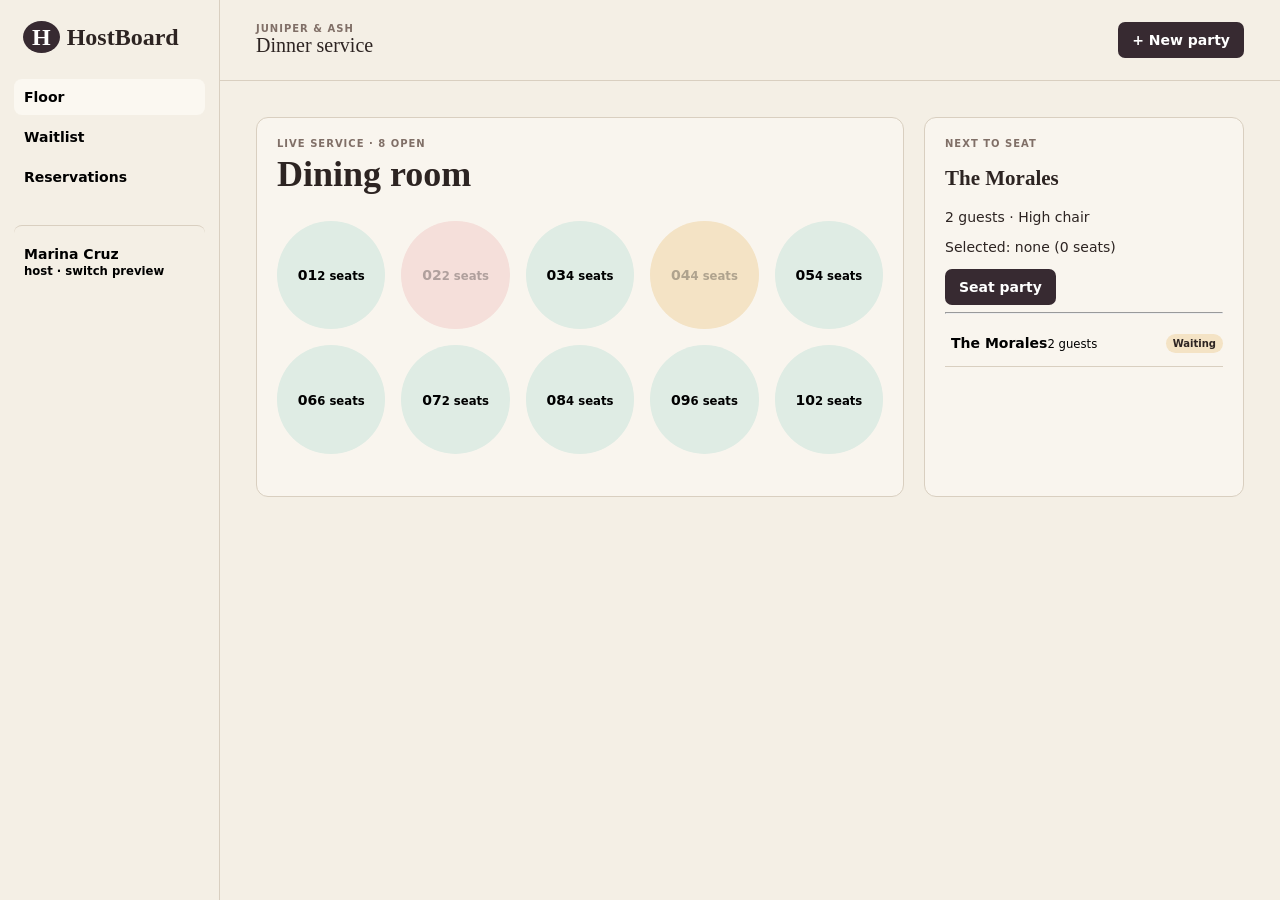
<file: 02-development/frontend/index.html>
<!doctype html>
<html lang="en"><head><meta charset="utf-8"><meta name="viewport" content="width=device-width,initial-scale=1"><title>HostBoard</title><style>
:root{--ink:#2d2422;--paper:#fbf8f1;--linen:#f4efe5;--line:#d9cfc0;--sage:#4f7663;--sagep:#dfece4;--brass:#b36d25;--brassp:#f4e3c5;--tomato:#a94d3b;--tomatop:#f5dfda;--plum:#372a31}*{box-sizing:border-box}body{margin:0;background:var(--linen);color:var(--ink);font:14px system-ui,sans-serif}.shell{min-height:100vh;display:grid;grid-template-columns:220px 1fr}.side{padding:24px 14px;border-right:1px solid var(--line)}.brand,h1,h2{font-family:Georgia,serif}.brand{font-size:24px;font-weight:bold;margin:0 9px 28px}.brand i{font-style:normal;background:var(--plum);color:white;border-radius:50%;padding:3px 9px;margin-right:7px}nav{display:grid;gap:4px}button{font:inherit;cursor:pointer}.nav,.profile{border:0;background:transparent;text-align:left;padding:10px;border-radius:8px;font-weight:700}.nav.active,.nav:hover{background:var(--paper)}.profile{margin-top:30px;width:100%;border-top:1px solid var(--line);padding-top:20px}.main{min-width:0}.bar{display:flex;justify-content:space-between;align-items:center;padding:22px 36px;border-bottom:1px solid var(--line)}.bar small,.eyebrow{display:block;text-transform:uppercase;letter-spacing:1px;color:#806f67;font-size:10px;font-weight:800}.bar b{font:20px Georgia,serif}.primary{background:var(--plum);color:white;border:0;border-radius:7px;padding:10px 14px;font-weight:800}.page{padding:36px;max-width:1300px;margin:auto}.head{display:flex;justify-content:space-between;align-items:end;gap:20px;margin-bottom:24px}h1{font-size:36px;margin:4px 0}.sub{color:#6b5b55}.floor{display:grid;grid-template-columns:1fr 320px;gap:20px}.card{background:rgba(251,248,241,.72);border:1px solid var(--line);border-radius:12px;padding:20px}.map{display:grid;grid-template-columns:repeat(5,1fr);gap:16px;padding:22px 0}.table{aspect-ratio:1;border-radius:50%;border:1px solid transparent;background:var(--sagep);font-weight:800}.table.reserved{background:var(--brassp)}.table.occupied{background:var(--tomatop)}.table.selected{background:var(--plum);color:white;box-shadow:0 0 0 3px var(--brassp)}.ticket{display:flex;justify-content:space-between;gap:10px;padding:13px 0;border-bottom:1px solid var(--line)}.ticket button{border:0;background:none;text-align:left;flex:1}.pill{border-radius:12px;padding:4px 7px;font-size:10px;font-weight:800;background:var(--brassp)}.warning{background:var(--brassp);border-left:3px solid var(--brass);padding:10px;margin:12px 0;font-size:12px}.list{display:grid;gap:8px}.row{display:grid;grid-template-columns:90px 1fr 100px;align-items:center;padding:14px;border:1px solid var(--line);border-radius:8px;background:var(--paper)}.hidden{display:none!important}.modal{position:fixed;inset:0;background:#2d242277;display:grid;place-items:center;padding:18px}.dialog{width:min(470px,100%);background:var(--paper);padding:24px;border-radius:12px}.dialog label{display:grid;gap:5px;margin:10px 0;font-size:12px;font-weight:700}.dialog input,.dialog select{padding:10px;border:1px solid var(--line);border-radius:7px}.dialog .actions{display:flex;justify-content:end;gap:8px;margin-top:18px}.secondary{border:1px solid var(--line);background:var(--paper);padding:9px 12px;border-radius:7px}.stats{display:grid;grid-template-columns:repeat(4,1fr);gap:12px}.stat{padding:18px;background:var(--plum);color:white;border-radius:10px}.stat strong{display:block;font:28px Georgia,serif;margin-top:8px}.team{display:grid;gap:8px}.team article{display:flex;align-items:center;gap:12px;padding:14px;border:1px solid var(--line);border-radius:8px;background:var(--paper)}.team article button{margin-left:auto}.toast{position:fixed;right:20px;bottom:20px;background:var(--plum);color:white;padding:12px 16px;border-radius:8px}@media(max-width:760px){.shell{display:block}.side{display:flex;gap:5px;overflow:auto;padding:12px;border-bottom:1px solid var(--line)}.brand{display:none}.profile{margin:0;border:0;padding:10px}.nav{white-space:nowrap}.bar,.page{padding:20px}.floor{grid-template-columns:1fr}.map{gap:9px}.stats{grid-template-columns:1fr 1fr}.row{grid-template-columns:60px 1fr 70px}}
</style></head><body><div id="app"></div><script>
const db={user:{name:'Marina Cruz',role:'host'},entries:[{id:1,name:'The Morales',size:2,phone:'555-0184',request:'High chair',status:'waiting',tables:[]},{id:2,name:'Samir Patel',size:2,phone:'555-0197',request:'Quiet corner',status:'seated',tables:[2]}],tables:[2,2,4,4,4,6,2,4,6,2].map((capacity,i)=>({id:i+1,capacity,status:i==1?'occupied':i==3?'reserved':'available'})),staff:[['Marina Cruz','host'],['Evan Lee','server'],['Ari Bennett','manager']]};let page='floor',selected=1,chosen=new Set(),toast='';const $=s=>document.querySelector(s);const api={async data(){return structuredClone(db)},async signIn(role){db.user={name:role==='manager'?'Ari Bennett':role==='server'?'Evan Lee':'Marina Cruz',role}},async add(x){db.entries.unshift({id:Date.now(),status:'waiting',tables:[],...x})},async seat(){let e=db.entries.find(x=>x.id===selected);e.status='seated';e.tables=[...chosen];e.tables.forEach(id=>db.tables[id-1].status='occupied')},async ready(id){db.tables[id-1].status='available'},async reserve(x){await this.add({...x,reservation:true});}};function note(t){toast=t;render();setTimeout(()=>{toast='';render()},1800)}function nav(){return ['floor','waitlist','reservations','reports','team'].filter(x=>db.user.role==='manager'||!['reports','team'].includes(x)).map(x=>`<button class="nav ${page===x?'active':''}" onclick="page='${x}';render()">${x[0].toUpperCase()+x.slice(1)}</button>`).join('')}function map(){let e=db.entries.find(x=>x.id===selected);let cap=[...chosen].reduce((a,id)=>a+db.tables[id-1].capacity,0);return `<section class="floor"><div class="card"><span class="eyebrow">Live service · ${db.tables.filter(t=>t.status==='available').length} open</span><h1>Dining room</h1><div class="map">${db.tables.map(t=>`<button ${t.status!=='available'?'disabled':''} onclick="toggle(${t.id})" class="table ${t.status} ${chosen.has(t.id)?'selected':''}">${String(t.id).padStart(2,'0')}<small>${t.capacity} seats</small></button>`).join('')}</div></div><aside class="card"><span class="eyebrow">Next to seat</span><h2>${e?.name||'Choose a party'}</h2>${e?`<p>${e.size} guests · ${e.request}</p><p>Selected: ${[...chosen].join(', ')||'none'} (${cap} seats)</p>${chosen.size&&cap<e.size?'<div class="warning">Capacity warning — you can still continue.</div>':''}<button class="primary" onclick="seat()">Seat party</button>`:''}<hr>${db.entries.filter(e=>e.status==='waiting').map(e=>`<div class="ticket"><button onclick="selected=${e.id};chosen=new Set(e.tables);render()"><b>${e.name}</b><small>${e.size} guests</small></button><span class="pill">Waiting</span></div>`).join('')}</aside></section>`}function list(res=false){let rows=db.entries.filter(e=>!!e.reservation===res);return `<div class="head"><div><span class="eyebrow">Live service</span><h1>${res?'Reservations':'Waitlist'}</h1></div><button class="primary" onclick="openForm(${res})">New ${res?'reservation':'party'}</button></div><input oninput="filter=this.value;render()" placeholder="Search name or phone" style="padding:10px;width:100%;max-width:320px;margin-bottom:14px"><div class="list">${rows.filter(e=>`${e.name} ${e.phone}`.toLowerCase().includes((window.filter||'').toLowerCase())).map(e=>`<div class="row"><span>${e.reservation?'Booked':'Now'}</span><b>${e.name}<small> · ${e.size} guests</small></b><span class="pill">${e.status}</span></div>`).join('')||'<p>No matching parties.</p>'}</div>`}function reports(){return `<h1>Service report</h1><div class="stats">${[['Covers seated',db.entries.filter(e=>e.status==='seated').reduce((a,e)=>a+e.size,0)],['Avg. wait','18 min'],['Table turns','1.8x'],['Lost parties',db.entries.filter(e=>e.status==='cancelled').length]].map(x=>`<div class="stat"><small>${x[0]}</small><strong>${x[1]}</strong></div>`).join('')}</div>`}function team(){return `<div class="head"><h1>Your team</h1><button class="primary" onclick="note('Mock staff account created.')">Add staff</button></div><div class="team">${db.staff.map(([n,r])=>`<article><b>${n}</b><span>${r}</span><button class="secondary" onclick="note('Mock account status updated.')">Manage</button></article>`).join('')}</div>`}function render(){let content=page==='floor'?map():page==='waitlist'?list():page==='reservations'?list(true):page==='reports'?reports():team();$('#app').innerHTML=`<div class="shell"><aside class="side"><div class="brand"><i>H</i>HostBoard</div><nav>${nav()}</nav><button class="profile" onclick="cycle()">${db.user.name}<br><small>${db.user.role} · switch preview</small></button></aside><main class="main"><header class="bar"><div><small>Juniper & Ash</small><b>Dinner service</b></div><button class="primary" onclick="openForm(false)">+ New party</button></header><section class="page">${content}</section></main></div>${toast?`<div class="toast">${toast}</div>`:''}`}function toggle(id){chosen.has(id)?chosen.delete(id):chosen.add(id);render()}async function seat(){await api.seat();chosen.clear();note('Party seated. Tables are occupied.')}function cycle(){let roles=['host','server','manager'],next=roles[(roles.indexOf(db.user.role)+1)%3];api.signIn(next).then(()=>{page='floor';note('Previewing '+next)})}function openForm(res){let d=document.createElement('div');d.className='modal';d.innerHTML=`<form class="dialog"><h2>New ${res?'reservation':'party'}</h2><label>Party name<input name="name" required></label><label>Party size<input name="size" type="number" min="1" value="2" required></label><label>Phone<input name="phone" required></label><label>Special request<input name="request" value="None" required></label>${res?'<label>Reservation time<input type="time" required></label>':''}<div class="actions"><button type="button" class="secondary">Cancel</button><button class="primary">Save</button></div></form>`;d.querySelector('[type=button]').onclick=()=>d.remove();d.querySelector('form').onsubmit=async e=>{e.preventDefault();let x=Object.fromEntries(new FormData(e.target));x.size=+x.size;res?await api.reserve(x):await api.add(x);d.remove();note(res?'Reservation created.':'Party added.');};document.body.append(d)}render();
</script></body></html>
</file>
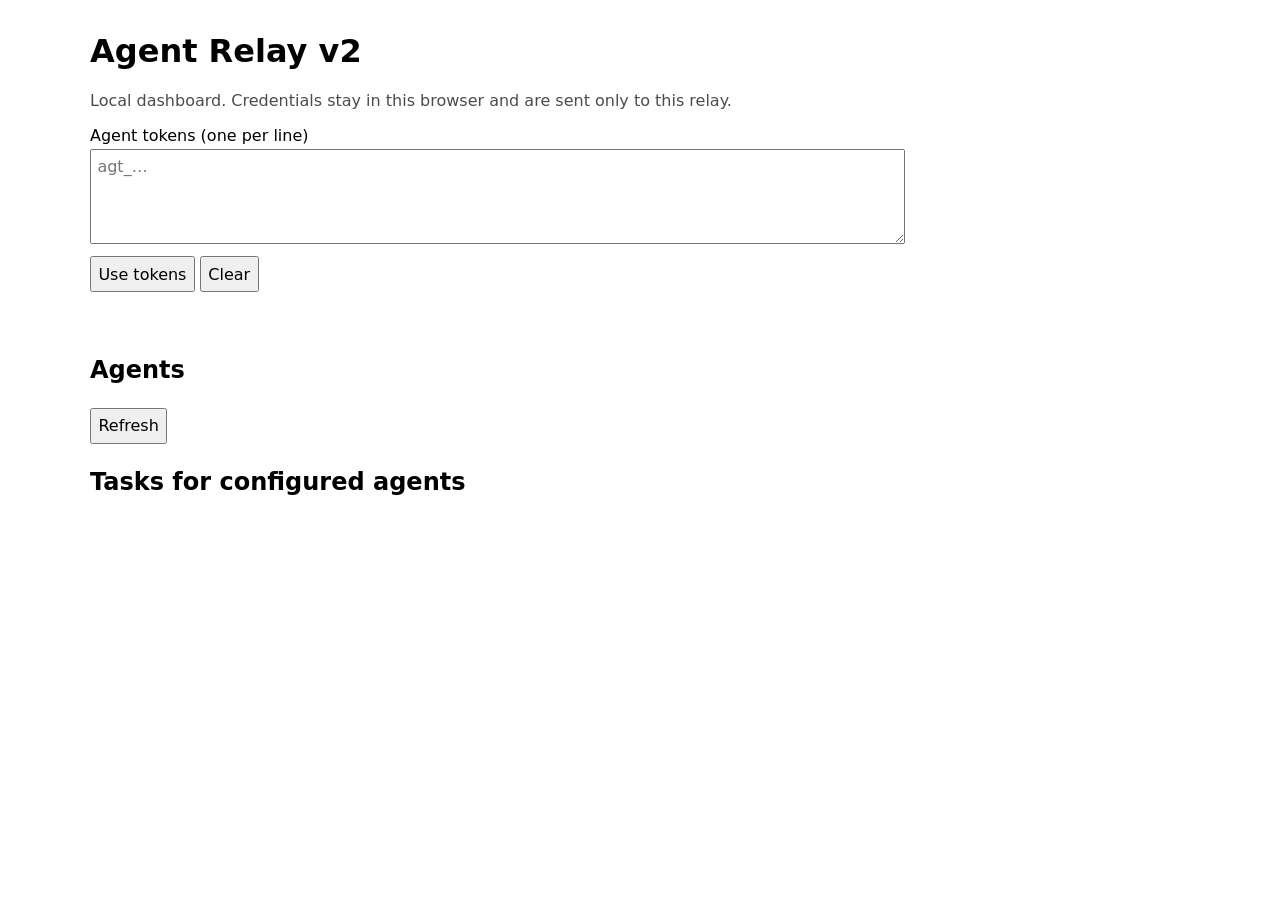
<file: 03-deployment/agent-relay/dashboard.html>
<!doctype html>
<html lang="en">
<head>
  <meta charset="utf-8"><meta name="viewport" content="width=device-width,initial-scale=1">
  <title>Agent Relay</title>
  <style>
    :root { color-scheme: light dark; font-family: system-ui, sans-serif; }
    body { max-width: 1100px; margin: 2rem auto; padding: 0 1rem; }
    input, textarea, button { font: inherit; margin: .25rem 0; padding: .4rem; }
    input, textarea { width: min(100%, 50rem); } textarea { min-height: 5rem; }
    button { cursor: pointer; } table { width: 100%; border-collapse: collapse; margin-top: 1rem; }
    td, th { border-bottom: 1px solid #8886; padding: .45rem; text-align: left; vertical-align: top; }
    pre { white-space: pre-wrap; overflow-wrap: anywhere; }
    .muted { opacity: .7; } #message { min-height: 1.5em; }
  </style>
</head>
<body>
  <h1>Agent Relay v2</h1>
  <p class="muted">Local dashboard. Credentials stay in this browser and are sent only to this relay.</p>
  <label>Agent tokens (one per line)<br><textarea id="tokens" rows="3" autocomplete="off" placeholder="agt_…"></textarea></label>
  <br><button id="save">Use tokens</button> <button id="clear">Clear</button>
  <p id="message" role="status"></p>
  <section><h2>Agents</h2><button id="refresh">Refresh</button><div id="agents"></div></section>
  <section><h2>Tasks for configured agents</h2><div id="tasks"></div></section>
  <script>
    const tokensInput = document.querySelector('#tokens'), message = document.querySelector('#message');
    const savedTokens = JSON.parse(sessionStorage.getItem('relay-tokens') || '[]');
    tokensInput.value = savedTokens.join('\n') || sessionStorage.getItem('relay-token') || '';
    const tokens = () => [...new Set(tokensInput.value.split(/\s+/).map(value => value.trim()).filter(Boolean))];
    const auth = token => token ? {'Authorization': `Bearer ${token}`} : {};
    const esc = value => String(value ?? '').replace(/[&<>"']/g, c => ({'&':'&amp;','<':'&lt;','>':'&gt;','"':'&quot;',"'":'&#39;'}[c]));
    async function api(path, token) { const r = await fetch(path, {headers: auth(token)}); const data = r.status === 204 ? null : await r.json(); if (!r.ok) throw new Error(data?.error?.message || 'Request failed'); return data; }
    function table(headers, rows) { return `<table><thead><tr>${headers.map(esc).map(h=>`<th>${h}</th>`).join('')}</tr></thead><tbody>${rows.map(row=>`<tr>${row.map(v=>`<td>${esc(v)}</td>`).join('')}</tr>`).join('')}</tbody></table>`; }
    async function refresh() { try {
      const configuredTokens = tokens();
      if (!configuredTokens.length) throw new Error('Enter at least one agent token.');
      const views = await Promise.all(configuredTokens.map(async token => {
        const [agents, sent, received] = await Promise.all([
          api('/api/v1/agents?limit=100', token),
          api('/api/v1/tasks?direction=sent&limit=100', token),
          api('/api/v1/tasks?direction=received&limit=100', token),
        ]);
        return {token, agents: agents.items, tasks: [...sent.items, ...received.items]};
      }));
      const agentsById = new Map(views.flatMap(view => view.agents).map(agent => [agent.agent_id, agent]));
      document.querySelector('#agents').innerHTML = table(['ID','Name','Description','Last seen'], [...agentsById.values()].map(a=>[a.agent_id,a.name,a.description,a.last_seen_at]));
      const tasksById = new Map();
      views.forEach(view => view.tasks.forEach(task => { if (!tasksById.has(task.task_id)) tasksById.set(task.task_id, {...task, authToken: view.token}); }));
      const taskItems = [...tasksById.values()];
      const rows = await Promise.all(taskItems.map(async t => { const attempts = await api(`/api/v1/tasks/${encodeURIComponent(t.task_id)}/attempts`, t.authToken); const history = attempts.items.map(a => `${a.attempt}:${a.outcome}${a.worker_id ? ` (${a.worker_id})` : ''}`).join(', '); return [t.task_id, `${t.from} -> ${t.to}`, t.status, t.input, t.output || t.error, history]; }));
      document.querySelector('#tasks').innerHTML = table(['ID','Route','Status','Input','Output / error','Delivery history'], rows);
      message.textContent = `Updated ${new Date().toLocaleTimeString()} from ${configuredTokens.length} agent token(s)`;
    } catch (e) { message.textContent = e.message; } }
    document.querySelector('#save').onclick = () => { const configuredTokens = tokens(); sessionStorage.setItem('relay-tokens', JSON.stringify(configuredTokens)); sessionStorage.removeItem('relay-token'); refresh(); };
    document.querySelector('#clear').onclick = () => { tokensInput.value = ''; sessionStorage.removeItem('relay-tokens'); sessionStorage.removeItem('relay-token'); document.querySelector('#agents').textContent = ''; document.querySelector('#tasks').textContent = ''; message.textContent = ''; };
    document.querySelector('#refresh').onclick = refresh; if (tokens().length) refresh();
  </script>
</body></html>
</file>
